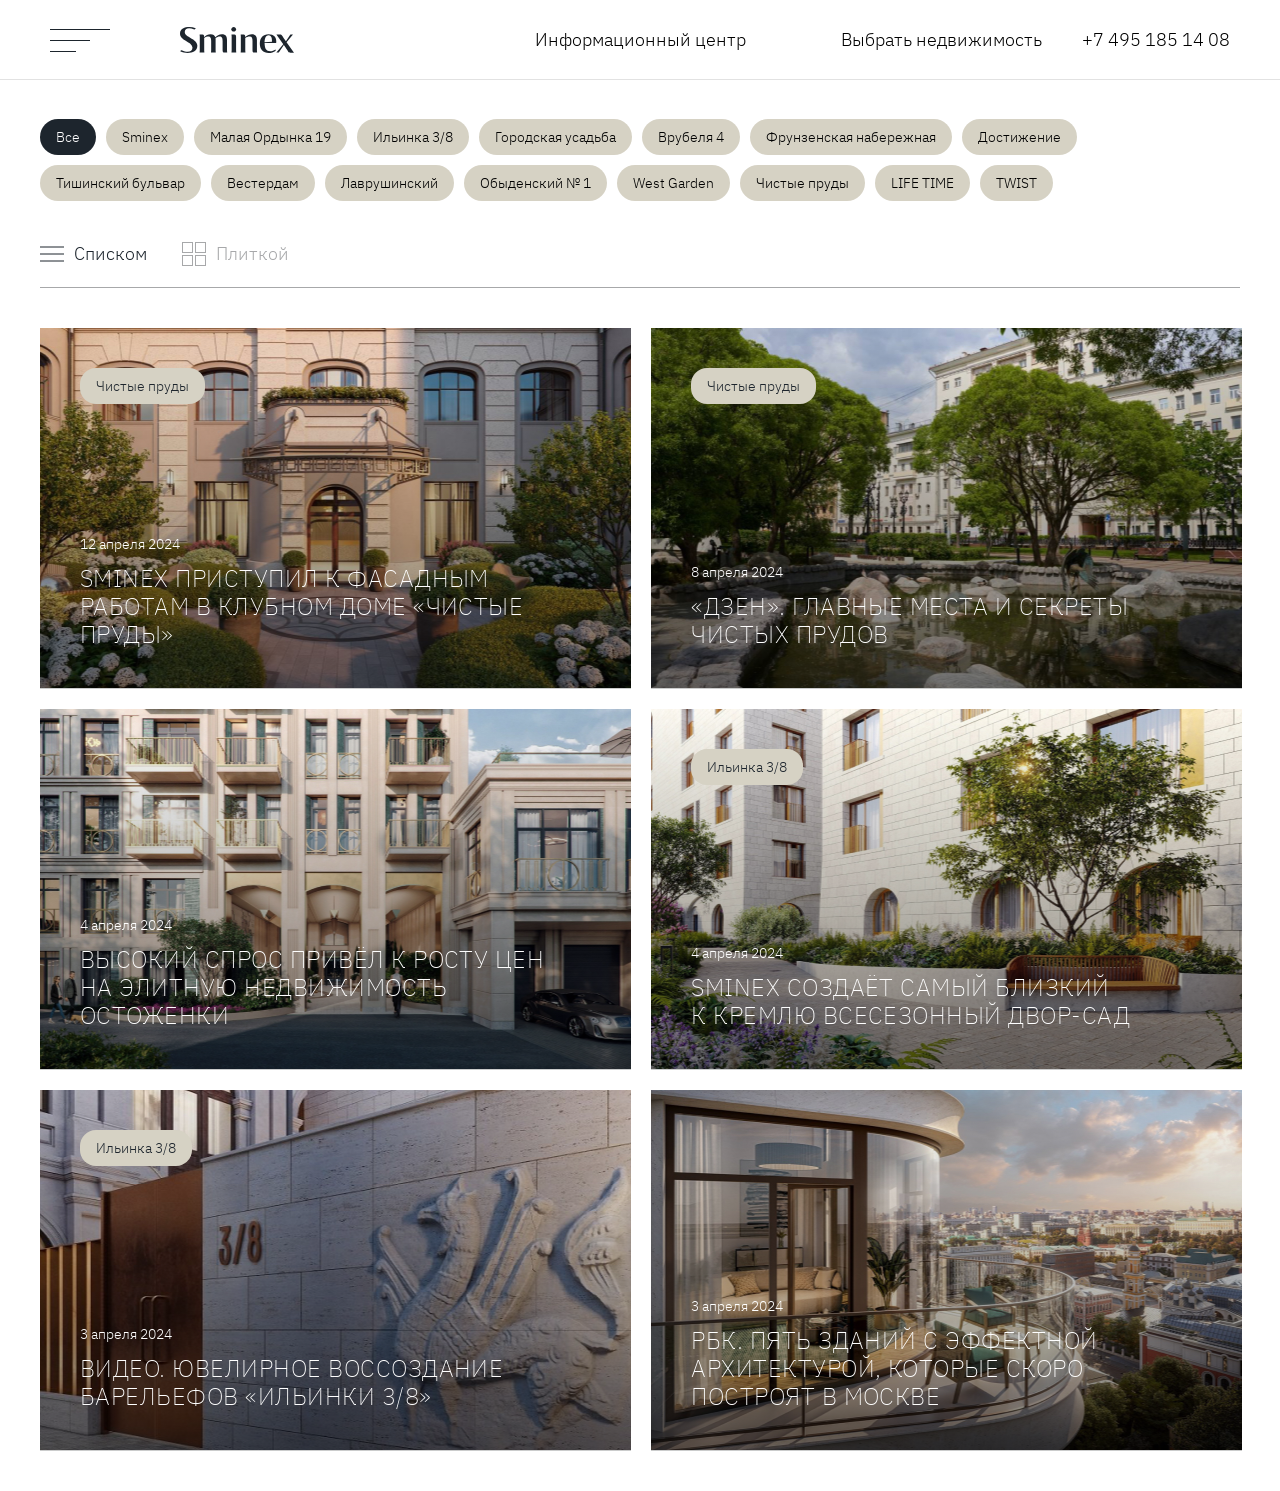
<file: index.html>
<!DOCTYPE html>
<html lang="ru">

<head>
  <meta charset="UTF-8">
  <meta name="viewport" content="width=device-width, initial-scale=1.0">
  <meta http-equiv="X-UA-Compatible" content="ie=edge">
  <link rel="stylesheet" href="css/style.css">
  <title>Информационный центр - Sminex - ИНТЕКО</title>
</head>

<body>
  <!-- header--open -->
  <header class="header">
    <div class="container">
      <div class="header__content">
        <div class="header__left-col">
          <button class="header__menu" type="button" aria-label="Переключатель меню">
            <svg class="header__menu-icon" width="60" height="23" aria-hidden="true">
              <use xlink:href="images/sprite.svg#icon-menu"></use>
            </svg>
            <svg class="header__menu-icon header__menu-icon--close" width="60" height="23" aria-hidden="true">
              <use xlink:href="images/sprite.svg#icon-close"></use>
            </svg>
          </button>
          <a class="header__logo-link" href="#" aria-label="Переход на главную страницу">
            <svg class="header__logo" width="114" height="26" aria-hidden="true">
              <use xlink:href="images/sprite.svg#icon-header-logo"></use>
            </svg>
          </a>
        </div>
        <span class="header__page">Информационный центр</span>
        <div class="header__right-col">
          <a class="header__link" href="#">Выбрать недвижимость</a>
          <a class="header__phone" href="tel:+74951851408" aria-label="Позвонить в компанию">
            <span class="header__phone-text">+7 495 185 14 08</span>
            <svg class="header__phone-icon" width="24" height="24" aria-hidden="true">
              <use xlink:href="images/sprite.svg#icon-phone"></use>
            </svg>
          </a>
        </div>
      </div>
    </div>
  </header>
  <main>
    <h1 class="visually-hidden">Информационный центр</h1>
    <!-- nav--burger -->
    <section class="nav">
      <h2 class="visually-hidden">Категории статей</h2>
      <div class="container">
        <div class="nav__wrapper">
          <ul class="nav__list">
            <li class="nav__item nav__item--summary">
              <button class="nav__link" type="button">Все проекты</button>
            </li>
            <li class="nav__item is-active">
              <button class="nav__link" type="button">Все</button>
            </li>
            <li class="nav__item">
              <button class="nav__link" type="button">Sminex</button>
            </li>
            <li class="nav__item">
              <button class="nav__link" type="button">Малая Ордынка 19</button>
            </li>
            <li class="nav__item">
              <button class="nav__link" type="button">Ильинка 3/8</button>
            </li>
            <li class="nav__item">
              <button class="nav__link" type="button">Городская усадьба</button>
            </li>
            <li class="nav__item">
              <button class="nav__link" type="button">Врубеля 4</button>
            </li>
            <li class="nav__item">
              <button class="nav__link" type="button">Фрунзенская набережная</button>
            </li>
            <li class="nav__item">
              <button class="nav__link" type="button">Достижение</button>
            </li>
            <li class="nav__item">
              <button class="nav__link" type="button">Тишинский бульвар</button>
            </li>
            <li class="nav__item">
              <button class="nav__link" type="button">Вестердам</button>
            </li>
            <li class="nav__item">
              <button class="nav__link" type="button">Лаврушинский</button>
            </li>
            <li class="nav__item">
              <button class="nav__link" type="button">Обыденский № 1</button>
            </li>
            <li class="nav__item">
              <button class="nav__link" type="button">West Garden</button>
            </li>
            <li class="nav__item">
              <button class="nav__link" type="button">Чистые пруды</button>
            </li>
            <li class="nav__item">
              <button class="nav__link" type="button">LIFE TIME</button>
            </li>
            <li class="nav__item">
              <button class="nav__link" type="button">TWIST</button>
            </li>
          </ul>
          <div class="nav__switches">
            <button class="nav__switch is-active" type="button">
              <svg class="nav__svg" width="24" height="14" aria-hidden="true">
                <use xlink:href="images/sprite.svg#icon-list"></use>
              </svg>
              <span class="nav__switch-text">Списком</span>
            </button>
            <button class="nav__switch" type="button">
              <svg class="nav__svg" width="24" height="24" aria-hidden="true">
                <use xlink:href="images/sprite.svg#icon-grid"></use>
              </svg>
              <span class="nav__switch-text">Плиткой</span>
            </button>
          </div>
        </div>
      </div>
    </section>
    <!-- news--burger -->
    <section class="news">
      <h2 class="visually-hidden">Список новостей</h2>
      <div class="container">
        <!-- news__wrapper--grid -->
        <div class="news__wrapper news__wrapper--grid">
          <ul class="news__list">
            <li class="news__item">
              <div class="card card--1">
                <picture class="card__picture">
                  <source media="(max-width: 767px)"
                    srcset="images/news/img-1-grid-mobile.jpg 1x, images/news/img-1-grid-mobile@2x.jpg 2x" width="335"
                    height="180">
                  <source media="(max-width: 1023px)"
                    srcset="images/news/img-1-grid-tablet.jpg 1x, images/news/img-1-grid-tablet@2x.jpg 2x" width="334"
                    height="200">
                  <source srcset="images/news/img-1-grid.jpg 1x, images/news/img-1-grid@2x.jpg 2x" width="340"
                    height="220">
                  <img class="card__image" src="images/news/img-1-grid.jpg" alt="Фотография новости">
                </picture>
                <div class="card__main-info">
                  <h2 class="card__subtitle">Sminex приступил к&nbsp;фасадным работам в&nbsp;клубном доме &laquo;Чистые
                    Пруды&raquo;</h2>
                  <div class="card__sub-info">
                    <p class="card__date">12 апреля 2024</p>
                    <a href="#" class="card__link">Чистые пруды</a>
                  </div>
                </div>
                <p class="card__text">Девелопер реставрирует кирпичную кладку наружных стен здания, построенного
                  в&nbsp;1915 году по&nbsp;проекту архитектора Отто фон Дессина. Завершить фасадные работы планируется
                  в&nbsp;декабре этого года. Клубный дом &laquo;Чистые Пруды&raquo; расположен в&nbsp;глубине тихого
                  Потаповского переулка, в&nbsp;50&nbsp;метрах от&nbsp;знаменитого одноимённого пруда. Sminex проводит
                  бережную реконструкцию здания, чтобы сохранить его изысканную ...</p>
              </div>
            </li>
            <li class="news__item">
              <div class="card card--2">
                <picture class="card__picture">
                  <source media="(max-width: 767px)"
                    srcset="images/news/img-2-grid-mobile.jpg 1x, images/news/img-2-grid-mobile@2x.jpg 2x" width="335"
                    height="180">
                  <source media="(max-width: 1023px)"
                    srcset="images/news/img-2-grid-tablet.jpg 1x, images/news/img-2-grid-tablet@2x.jpg 2x" width="334"
                    height="200">
                  <source srcset="images/news/img-2-grid.jpg 1x, images/news/img-2-grid@2x.jpg 2x" width="340"
                    height="220">
                  <img class="card__image" src="images/news/img-2-grid.jpg" alt="Фотография новости">
                </picture>
                <div class="card__main-info">
                  <h2 class="card__subtitle">&laquo;Дзен&raquo;. Главные места и&nbsp;секреты Чистых прудов</h2>
                  <div class="card__sub-info">
                    <p class="card__date">8 апреля 2024</p>
                    <a href="#" class="card__link">Чистые пруды</a>
                  </div>
                </div>
                <p class="card__text">Чистые пруды хранят дух исконной Москвы и&nbsp;при этом обладают всеми
                  преимуществами мегаполиса. Здесь есть свои тайны, знаковые места и&nbsp;современные пентхаусы.<br>
                  &bull; Как Чистые пруды стали чистыми и&nbsp;при чём тут британцы?<br>&bull; Что Булгаков переместил
                  с&nbsp;Чистых прудов на&nbsp;Патриаршие в&nbsp;романе &laquo;Мастер и&nbsp;Маргарита&raquo;?<br>&bull;
                  Как доходный дом начала&nbsp;ХХ века получил новое содержание и&nbsp;стал клубным? ...</p>
              </div>
            </li>
            <li class="news__item">
              <div class="card card--3">
                <picture class="card__picture">
                  <source media="(max-width: 767px)"
                    srcset="images/news/img-3-grid-mobile.jpg 1x, images/news/img-3-grid-mobile@2x.jpg 2x" width="335"
                    height="180">
                  <source media="(max-width: 1023px)"
                    srcset="images/news/img-3-grid-tablet.jpg 1x, images/news/img-3-grid-tablet@2x.jpg 2x" width="334"
                    height="200">
                  <source srcset="images/news/img-3-grid.jpg 1x, images/news/img-3-grid@2x.jpg 2x" width="340"
                    height="220">
                  <img class="card__image" src="images/news/img-3-grid.jpg" alt="Фотография новости">
                </picture>
                <div class="card__main-info">
                  <h2 class="card__subtitle">Высокий спрос привёл к&nbsp;росту цен на&nbsp;элитную недвижимость
                    Остоженки</h2>
                  <div class="card__sub-info">
                    <p class="card__date">4 апреля 2024</p>
                    <a href="#" class="card__link card__link--hidden">hidden</a>
                  </div>
                </div>
                <p class="card__text">В&nbsp;2023 году объем предложения элитных квартир в&nbsp;районе Остоженки
                  составил 29,9&nbsp;тыс.&nbsp;кв.&nbsp;м, а&nbsp;к&nbsp;концу&nbsp;I квартала 2024-го
                  он&nbsp;уменьшился до&nbsp;26,8&nbsp;кв.&nbsp;м. Сейчас здесь продаются четыре строящихся дома.
                  На&nbsp;фоне уменьшения предложения средняя стоимость&nbsp;кв.&nbsp;м&nbsp;в&nbsp;них
                  за&nbsp;прошедший год увеличилась на&nbsp;23%&nbsp;&mdash; с&nbsp;2,5 до&nbsp;3,1 млн рублей. Самые
                  дорогие лоты&nbsp;&mdash; пентхаусы&nbsp;&mdash; выросли в&nbsp;цене на&nbsp;16%, с&nbsp;4,3
                  до&nbsp;5&nbsp;млн рублей ...</p>
              </div>
            </li>
            <li class="news__item">
              <div class="card card--4">
                <picture class="card__picture">
                  <source media="(max-width: 767px)"
                    srcset="images/news/img-4-grid-mobile.jpg 1x, images/news/img-4-grid-mobile@2x.jpg 2x" width="335"
                    height="180">
                  <source media="(max-width: 1023px)"
                    srcset="images/news/img-4-grid-tablet.jpg 1x, images/news/img-4-grid-tablet@2x.jpg 2x" width="334"
                    height="200">
                  <source srcset="images/news/img-4-grid.jpg 1x, images/news/img-4-grid@2x.jpg 2x" width="340"
                    height="220">
                  <img class="card__image" src="images/news/img-4-grid.jpg" alt="Фотография новости">
                </picture>
                <div class="card__main-info">
                  <h2 class="card__subtitle">Sminex создаёт самый близкий к&nbsp;Кремлю всесезонный двор-сад</h2>
                  <div class="card__sub-info">
                    <p class="card__date">4 апреля 2024</p>
                    <a href="#" class="card__link">Ильинка 3/8</a>
                  </div>
                </div>
                <p class="card__text">В&nbsp;коллекции клубных особняков &laquo;Ильинка 3/8&raquo; благоустройство
                  занимает 1700&nbsp;кв.&nbsp;м. Девелопер представил концепцию двора-сада, в&nbsp;которой гармонично
                  соединяет исторические детали XIX века и&nbsp;современные технологии комфорта. В&nbsp;приватном
                  пространстве жители наслаждаются цветущим круглый год садом&nbsp;&mdash; всего в&nbsp;ботанической
                  коллекции больше 6600&nbsp;растений. Территория клубных особняков в&nbsp;160 метрах от&nbsp;Красной
                  площади начинается ...</p>
              </div>
            </li>
            <li class="news__item">
              <div class="card card--5">
                <picture class="card__picture">
                  <source media="(max-width: 767px)"
                    srcset="images/news/img-5-grid-mobile.jpg 1x, images/news/img-5-grid-mobile@2x.jpg 2x" width="335"
                    height="180">
                  <source media="(max-width: 1023px)"
                    srcset="images/news/img-5-grid-tablet.jpg 1x, images/news/img-5-grid-tablet@2x.jpg 2x" width="334"
                    height="200">
                  <source srcset="images/news/img-5-grid.jpg 1x, images/news/img-5-grid@2x.jpg 2x" width="340"
                    height="220">
                  <img class="card__image" src="images/news/img-5-grid.jpg" alt="Фотография новости">
                </picture>
                <div class="card__main-info">
                  <h2 class="card__subtitle">Видео. Ювелирное воссоздание барельефов &laquo;Ильинки 3/8&raquo;</h2>
                  <div class="card__sub-info">
                    <p class="card__date">3 апреля 2024</p>
                    <a href="#" class="card__link">Ильинка 3/8</a>
                  </div>
                </div>
                <p class="card__text">Грифон, пардус, лев и&nbsp;птица Сирин&nbsp;&mdash; существа из&nbsp;славянской
                  мифологии. Они символизируют величие, изящество, благородство и&nbsp;радость.Барельефы с&nbsp;этими
                  волшебными созданиями охраняют покой и&nbsp;благополучие жителей &laquo;Ильинки 3/8&raquo;, создавая
                  неповторимый облик клубных особняков в&nbsp;160 метрах от&nbsp;Красной площади. Об&nbsp;идее
                  создания артефактов и&nbsp;её&nbsp;воплощении в&nbsp;камне руками иранских мастеров смотрите
                  в&nbsp;новом видео ...</p>
              </div>
            </li>
            <li class="news__item">
              <div class="card card--6">
                <picture class="card__picture">
                  <source media="(max-width: 767px)"
                    srcset="images/news/img-6-grid-mobile.jpg 1x, images/news/img-6-grid-mobile@2x.jpg 2x" width="335"
                    height="180">
                  <source media="(max-width: 1023px)"
                    srcset="images/news/img-6-grid-tablet.jpg 1x, images/news/img-6-grid-tablet@2x.jpg 2x" width="334"
                    height="200">
                  <source srcset="images/news/img-6-grid.jpg 1x, images/news/img-6-grid@2x.jpg 2x" width="340"
                    height="220">
                  <img class="card__image" src="images/news/img-6-grid.jpg" alt="Фотография новости">
                </picture>
                <div class="card__main-info">
                  <h2 class="card__subtitle">РБК. Пять зданий с&nbsp;эффектной архитектурой, которые скоро построят
                    в&nbsp;Москве</h2>
                  <div class="card__sub-info">
                    <p class="card__date">3 апреля 2024</p>
                    <a href="#" class="card__link card__link--hidden">hidden</a>
                  </div>
                </div>
                <p class="card__text">Редакция &laquo;РБК-Недвижимости&raquo; заглянула в&nbsp;будущее и&nbsp;выбрала
                  пять новых архитектурных символов, которые скоро появятся в&nbsp;Москве.<br>
                  &bull; Технопарк со&nbsp;светопрозрачным фасадом в&nbsp;неофутуристичном стиле<br>
                  &bull; Бионические фасады с&nbsp;окнами, из&nbsp;которых открываются панорамы Кремля<br>
                  &bull; Музей в&nbsp;стиле необрутализма на&nbsp;территории монастыря<br>
                  &bull; Школа будущего как из&nbsp;произведений ...</p>
              </div>
            </li>
          </ul>
        </div>
      </div>
    </section>
    <!-- burger--closed -->
    <section class="burger burger--closed">
      <h2 class="visually-hidden">Информационное меню</h2>
      <div class="container">
        <div class="burger__wrapper">
          <ul class="burger__list">
            <li class="burger__item">
              <a class="burger__link burger__link--uppercase" href="#">Fine development</a>
            </li>
            <li class="burger__item">
              <a class="burger__link burger__link--uppercase" href="#">От проекта к реальности</a>
            </li>
            <li class="burger__item">
              <a class="burger__link burger__link--uppercase" href="#">Портфолио</a>
            </li>
            <li class="burger__item">
              <a class="burger__link burger__link--uppercase" href="#">Служба комфорта</a>
            </li>
          </ul>
          <div class="burger__list">
            <span class="burger__subtitle">Скоро в продаже</span>
            <div class="burger__item">
              <a class="burger__link" href="#">Фрунзенская набережная</a>
            </div>
          </div>
          <ul class="burger__list">
            <li class="burger__item">
              <a class="burger__link" href="#">Работодатель № 1</a>
            </li>
            <li class="burger__item">
              <a class="burger__link" href="#">Информационный центр</a>
            </li>
            <li class="burger__item">
              <a class="burger__link" href="#">Кабинет брокера</a>
            </li>
            <li class="burger__item">
              <a class="burger__link" href="#">Тендеры и сотрудничество</a>
            </li>
            <li class="burger__item">
              <a class="burger__link" href="#">Контакты</a>
            </li>
          </ul>
        </div>
        <a class="burger__button" href="#">
          <span class="burger__button-text">выбрать недвижимость</span>
          <svg class="burger__button-icon" width="40" height="40" aria-hidden="true">
            <use xlink:href="images/sprite.svg#icon-next"></use>
          </svg>
        </a>
        <div class="burger__socials">
          <ul class="burger__socials-list">
            <li class="burger__socials-item">
              <a href="#" class="burger__socials-link">
                <svg class="burger__socials-icon" width="20" height="20" aria-hidden="true">
                  <use xlink:href="images/sprite.svg#icon-whatsapp"></use>
                </svg>
              </a>
            </li>
            <li class="burger__socials-item">
              <a href="#" class="burger__socials-link">
                <svg class="burger__socials-icon" width="20" height="20" aria-hidden="true">
                  <use xlink:href="images/sprite.svg#icon-tg"></use>
                </svg>
              </a>
            </li>
            <li class="burger__socials-item">
              <a href="#" class="burger__socials-link">
                <svg class="burger__socials-icon" width="20" height="20" aria-hidden="true">
                  <use xlink:href="images/sprite.svg#icon-vk"></use>
                </svg>
              </a>
            </li>
            <li class="burger__socials-item">
              <a href="#" class="burger__socials-link">
                <svg class="burger__socials-icon" width="20" height="20" aria-hidden="true">
                  <use xlink:href="images/sprite.svg#icon-youtube"></use>
                </svg>
              </a>
            </li>
            <li class="burger__socials-item">
              <a href="#" class="burger__socials-link">
                <svg class="burger__socials-icon" width="20" height="20" aria-hidden="true">
                  <use xlink:href="images/sprite.svg#icon-dzen"></use>
                </svg>
              </a>
            </li>
            <li class="burger__socials-item">
              <a href="#" class="burger__socials-link">
                <svg class="burger__socials-icon" width="20" height="20" aria-hidden="true">
                  <use xlink:href="images/sprite.svg#icon-hh"></use>
                </svg>
              </a>
            </li>
          </ul>
        </div>
      </div>
    </section>
  </main>
</body>

</html>
</file>
<file: css/style.css>
/* Global */
/* ------------------------------------ */
/*! normalize.css v8.0.1 | MIT License | github.com/necolas/normalize.css */
/* Document
  ========================================================================== */
/**
 * 1. Correct the line height in all browsers.
 * 2. Prevent adjustments of font size after orientation changes in iOS.
 */
html {
  line-height: 1.15; /* 1 */
  -webkit-text-size-adjust: 100%; /* 2 */
}

/* Sections
  ========================================================================== */
/**
* Remove the margin in all browsers.
*/
body {
  margin: 0;
}

/**
* Render the `main` element consistently in IE.
*/
main {
  display: block;
}

/**
* Correct the font size and margin on `h1` elements within `section` and
* `article` contexts in Chrome, Firefox, and Safari.
*/
h1 {
  margin: 0.67em 0;
  font-size: 2em;
}

/* Grouping content
  ========================================================================== */
/**
* 1. Add the correct box sizing in Firefox.
* 2. Show the overflow in Edge and IE.
*/
hr {
  box-sizing: content-box; /* 1 */
  height: 0; /* 1 */
  overflow: visible; /* 2 */
}

/**
* 1. Correct the inheritance and scaling of font size in all browsers.
* 2. Correct the odd `em` font sizing in all browsers.
*/
pre {
  font-size: 1em; /* 2 */
  font-family: monospace, monospace; /* 1 */
}

/* Text-level semantics
  ========================================================================== */
/**
* Remove the gray background on active links in IE 10.
*/
a {
  background-color: transparent;
}

/**
* 1. Remove the bottom border in Chrome 57-
* 2. Add the correct text decoration in Chrome, Edge, IE, Opera, and Safari.
*/
abbr[title] {
  text-decoration: underline; /* 2 */
  -webkit-text-decoration: underline dotted;
          text-decoration: underline dotted; /* 2 */
  border-bottom: none; /* 1 */
}

/**
* Add the correct font weight in Chrome, Edge, and Safari.
*/
b,
strong {
  font-weight: bolder;
}

/**
* 1. Correct the inheritance and scaling of font size in all browsers.
* 2. Correct the odd `em` font sizing in all browsers.
*/
code,
kbd,
samp {
  font-size: 1em; /* 2 */
  font-family: monospace, monospace; /* 1 */
}

/**
* Add the correct font size in all browsers.
*/
small {
  font-size: 80%;
}

/**
* Prevent `sub` and `sup` elements from affecting the line height in
* all browsers.
*/
sub,
sup {
  position: relative;
  font-size: 75%;
  line-height: 0;
  vertical-align: baseline;
}

sub {
  bottom: -0.25em;
}

sup {
  top: -0.5em;
}

/* Embedded content
  ========================================================================== */
/**
* Remove the border on images inside links in IE 10.
*/
img {
  border-style: none;
}

/* Forms
  ========================================================================== */
/**
* 1. Change the font styles in all browsers.
* 2. Remove the margin in Firefox and Safari.
*/
button,
input,
optgroup,
select,
textarea {
  margin: 0; /* 2 */
  font-size: 100%; /* 1 */
  line-height: 1.15; /* 1 */
  font-family: inherit; /* 1 */
}

/**
* Show the overflow in IE.
* 1. Show the overflow in Edge.
*/
button,
input {
  /* 1 */
  overflow: visible;
}

/**
* Remove the inheritance of text transform in Edge, Firefox, and IE.
* 1. Remove the inheritance of text transform in Firefox.
*/
button,
select {
  /* 1 */
  text-transform: none;
}

/**
* Correct the inability to style clickable types in iOS and Safari.
*/
button,
[type=button],
[type=reset],
[type=submit] {
  -webkit-appearance: button;
}

/**
* Remove the inner border and padding in Firefox.
*/
button::-moz-focus-inner,
[type=button]::-moz-focus-inner,
[type=reset]::-moz-focus-inner,
[type=submit]::-moz-focus-inner {
  padding: 0;
  border-style: none;
}

/**
* Restore the focus styles unset by the previous rule.
*/
button:-moz-focusring,
[type=button]:-moz-focusring,
[type=reset]:-moz-focusring,
[type=submit]:-moz-focusring {
  outline: 1px dotted ButtonText;
}

/**
* Correct the padding in Firefox.
*/
fieldset {
  padding: 0.35em 0.75em 0.625em;
}

/**
* 1. Correct the text wrapping in Edge and IE.
* 2. Correct the color inheritance from `fieldset` elements in IE.
* 3. Remove the padding so developers are not caught out when they zero out
*    `fieldset` elements in all browsers.
*/
legend {
  display: table; /* 1 */
  box-sizing: border-box; /* 1 */
  max-width: 100%; /* 1 */
  padding: 0; /* 3 */
  color: inherit; /* 2 */
  white-space: normal; /* 1 */
}

/**
* Add the correct vertical alignment in Chrome, Firefox, and Opera.
*/
progress {
  vertical-align: baseline;
}

/**
* Remove the default vertical scrollbar in IE 10+.
*/
textarea {
  overflow: auto;
}

/**
* 1. Add the correct box sizing in IE 10.
* 2. Remove the padding in IE 10.
*/
[type=checkbox],
[type=radio] {
  box-sizing: border-box; /* 1 */
  padding: 0; /* 2 */
}

/**
* Correct the cursor style of increment and decrement buttons in Chrome.
*/
[type=number]::-webkit-inner-spin-button,
[type=number]::-webkit-outer-spin-button {
  height: auto;
}

/**
* 1. Correct the odd appearance in Chrome and Safari.
* 2. Correct the outline style in Safari.
*/
[type=search] {
  outline-offset: -2px; /* 2 */
  -webkit-appearance: textfield; /* 1 */
}

/**
* Remove the inner padding in Chrome and Safari on macOS.
*/
[type=search]::-webkit-search-decoration {
  -webkit-appearance: none;
}

/**
* 1. Correct the inability to style clickable types in iOS and Safari.
* 2. Change font properties to `inherit` in Safari.
*/
::-webkit-file-upload-button {
  font: inherit; /* 2 */
  -webkit-appearance: button; /* 1 */
}

/* Interactive
  ========================================================================== */
/*
* Add the correct display in Edge, IE 10+, and Firefox.
*/
details {
  display: block;
}

/*
* Add the correct display in all browsers.
*/
summary {
  display: list-item;
}

/* Misc
  ========================================================================== */
/**
* Add the correct display in IE 10+.
*/
template {
  display: none;
}

/**
* Add the correct display in IE 10.
*/
[hidden] {
  display: none;
}

@font-face {
  font-family: "IBM Plex Sans";
  src: url("../fonts/IBMPlexSans-ExtraLight.woff2") format("woff2"), url("../fonts/IBMPlexSans-ExtraLight.woff") format("woff");
  font-weight: 200;
  font-style: normal;
  font-display: swap;
}
@font-face {
  font-family: "IBM Plex Sans";
  src: url("../fonts/IBMPlexSans-Light.woff2") format("woff2"), url("../fonts/IBMPlexSans-Light.woff") format("woff");
  font-weight: 300;
  font-style: normal;
  font-display: swap;
}
*,
*::after,
*::before {
  box-sizing: border-box;
}

body {
  background-color: #ffffff;
  color: #000000;
  font-weight: 300;
  display: flex;
  flex-direction: column;
  font-family: "IBM Plex Sans", "Arial", sans-serif;
  margin: 0;
  min-height: 100vh;
  padding: 0;
}

main {
  flex-grow: 1;
  padding: 80px 0 0;
}
@media (max-width: 1023px) {
  main {
    padding: 58px 0 0;
  }
}

img {
  display: block;
  height: auto;
  max-width: 100%;
  -o-object-fit: cover;
     object-fit: cover;
}

a {
  color: #000000;
  text-decoration: none;
}

.container {
  max-width: 1728px;
  margin: 0 auto;
  padding: 0 180px;
}
@media (max-width: 1600px) {
  .container {
    padding: 0 120px;
  }
}
@media (max-width: 1500px) {
  .container {
    padding: 0 70px;
  }
}
@media (max-width: 1400px) {
  .container {
    padding: 0 40px;
  }
}
@media (max-width: 1120px) {
  .container {
    padding: 0 30px;
  }
}
@media (max-width: 1023px) {
  .container {
    padding: 0 50px;
  }
}
@media (max-width: 767px) {
  .container {
    padding: 0 20px;
  }
}

.visually-hidden {
  position: absolute;
  width: 1px;
  height: 1px;
  margin: -1px;
  padding: 0;
  overflow: hidden;
  white-space: nowrap;
  border: 0;
  clip: rect(0 0 0 0);
  clip-path: inset(100%);
}

/* Blocks */
/* ------------------------------------ */
.header {
  padding: 20px 0 19px;
  border-bottom: 1px solid #e2e2e2;
  position: fixed;
  width: 100%;
  left: 0;
  top: 0;
  background-color: #ffffff;
  z-index: 10;
}
@media (max-width: 1023px) {
  .header {
    padding: 17px 0 16px;
  }
}
.header .container {
  max-width: 1728px;
  padding: 0 50px;
}
@media (max-width: 1023px) {
  .header .container {
    padding: 0 20px;
  }
}
.header__menu-icon {
  width: 40px;
  height: 40px;
}
.header__menu-icon--close {
  display: none;
}
.header__menu-icon--close:hover, .header__menu-icon--close:focus-visible {
  opacity: 0.7;
}
.header--open {
  background-color: #1d252d;
  border-bottom: 1px solid #444D56;
}
.header--open .header__menu-icon {
  display: none;
}
.header--open .header__menu-icon--close {
  width: 40px;
  height: 40px;
  display: unset;
}
@media (max-width: 1023px) {
  .header--open .header__menu-icon--close {
    width: 32px;
    height: 32px;
  }
}
.header--open .header__link:hover {
  text-decoration: none;
  color: #d6d2c4;
}
.header--open * {
  color: #ffffff;
}
.header__content {
  position: relative;
  display: grid;
  align-items: center;
  grid-template-columns: 1fr auto 1fr;
  gap: 20px;
}
@media (max-width: 1023px) {
  .header__content {
    grid-template-columns: 1fr 1fr;
  }
}
.header__left-col {
  display: flex;
  align-items: center;
}
.header__menu {
  display: flex;
  width: 60px;
  height: 40px;
  background-color: transparent;
  padding: 0;
  border: none;
  color: #1d252d;
  align-items: center;
  justify-content: center;
  margin: 0 70px 0 0;
}
@media (max-width: 1023px) {
  .header__menu {
    width: 47px;
    height: 20px;
  }
}
@media (max-width: 767px) {
  .header__menu {
    margin: 0 70px 0 0;
  }
}
.header__menu-icon {
  height: 23px;
  width: 60px;
}
@media (max-width: 1023px) {
  .header__menu-icon {
    height: 18px;
    width: 47px;
  }
}
.header__logo-link {
  height: 26px;
  width: 114px;
  display: flex;
  color: #1d252d;
}
.header__logo-link:hover, .header__logo-link:focus-visible {
  opacity: 0.7;
}
@media (max-width: 1023px) {
  .header__logo-link {
    height: 24px;
    width: 105px;
  }
}
@media (max-width: 767px) {
  .header__logo-link {
    height: 20px;
    width: 88px;
  }
  .header__logo-link svg {
    height: 20px;
    width: 88px;
  }
}
.header__page {
  font-size: 18px;
  line-height: 26px;
  display: block;
}
@media (max-width: 1199px) {
  .header__page {
    font-size: 16px;
    line-height: 20px;
  }
}
@media (max-width: 1023px) {
  .header__page {
    display: none;
  }
}
.header__right-col {
  display: flex;
  align-items: center;
  justify-content: flex-end;
  gap: 40px;
  font-size: 18px;
  line-height: 22px;
}
@media (max-width: 1199px) {
  .header__right-col {
    font-size: 16px;
    line-height: 20px;
  }
}
@media (max-width: 1023px) {
  .header__right-col {
    gap: 20px;
    font-size: 14px;
  }
}
@media (max-width: 767px) {
  .header__link {
    display: none;
  }
}
.header__link:hover, .header__link:focus-visible {
  text-decoration: underline;
}
.header__phone {
  display: flex;
  align-items: center;
  justify-content: center;
}
.header__phone:hover, .header__phone:focus-visible {
  opacity: 0.7;
}
@media (max-width: 1023px) {
  .header__phone-text {
    display: none;
  }
}
.header__phone-icon {
  height: 24px;
  width: 24px;
  display: none;
}
@media (max-width: 1023px) {
  .header__phone-icon {
    display: flex;
  }
}

.nav {
  margin: 39px 0 0;
}
@media (max-width: 1023px) {
  .nav {
    margin: 15px 0 0;
  }
}
.nav__wrapper {
  display: flex;
  flex-direction: column;
  gap: 40px;
  padding: 0px 0px 20px;
  border-bottom: 1px solid #a7a8aa;
}
@media (max-width: 1023px) {
  .nav__wrapper {
    flex-direction: row;
    justify-content: space-between;
    padding: 0px 0px 15px;
  }
}
.nav__list {
  list-style: none;
  display: flex;
  flex-wrap: wrap;
  gap: 10px;
  margin: 0;
  padding: 0;
}
.nav__item {
  background-color: #d6d2c4;
  border-radius: 18px;
  padding: 8px 16px;
}
.nav__item--summary {
  display: none;
}
@media (max-width: 1023px) {
  .nav__item {
    display: none;
    max-height: 32px;
  }
  .nav__item--summary {
    display: block;
  }
}
.nav__item:hover, .nav__item:focus {
  background-color: #c8c4b5;
}
.nav__item.is-active {
  background-color: #1d252d;
}
.nav__item.is-active .nav__link {
  color: #ffffff;
}
.nav__item.is-active:hover, .nav__item.is-active:focus {
  background-color: #1d252d;
}
.nav__link {
  border: none;
  background-color: transparent;
  width: -moz-fit-content;
  width: fit-content;
  text-align: center;
  font-family: "IBM Plex Sans", "Arial", sans-serif;
  font-weight: 300;
  font-size: 14px;
  line-height: 20px;
  padding: 0;
}
@media (max-width: 1023px) {
  .nav__link {
    font-size: 12px;
    line-height: 16px;
  }
}
.nav__switches {
  display: flex;
  align-items: center;
  gap: 35px;
}
@media (max-width: 1023px) {
  .nav__switches {
    gap: 20px;
  }
}
.nav__switch {
  border: none;
  background-color: transparent;
  height: 26px;
  display: flex;
  align-items: center;
  justify-content: start;
  color: #a7a8aa;
  gap: 10px;
  padding: 0;
  cursor: pointer;
}
.nav__switch.is-active {
  color: #1d252d;
}
.nav__switch:hover, .nav__switch:focus {
  text-decoration: underline;
}
.nav__svg {
  width: 24px;
  height: 24px;
}
@media (max-width: 1023px) {
  .nav__svg {
    width: 20px;
    height: 20px;
  }
}
.nav__switch-text {
  font-size: 18px;
  line-height: 26px;
}
@media (max-width: 1023px) {
  .nav__switch-text {
    display: none;
  }
}

.news {
  margin: 0px 0px 0px;
}
.news__wrapper {
  margin: 0;
}
.news__wrapper--grid .news__list {
  display: grid;
  grid-template-columns: repeat(2, 49.27%);
  -moz-column-gap: 20px;
       column-gap: 20px;
  row-gap: 20px;
  margin: 40px 0px 40px;
}
@media (max-width: 767px) {
  .news__wrapper--grid .news__list {
    display: flex;
    flex-direction: column;
    gap: 15px;
    margin: 30px 0px 30px;
  }
}
.news__wrapper--grid .news__item {
  list-style: none;
  padding: 0;
  max-height: unset;
}
.news__wrapper--grid .news__item:hover, .news__wrapper--grid .news__item:focus {
  background-color: transparent;
}
.news__wrapper--grid .news__item:hover .card::after, .news__wrapper--grid .news__item:focus .card::after {
  content: "";
  position: absolute;
  top: 0;
  left: 0;
  height: 100%;
  width: 100%;
  background: rgba(0, 0, 0, 0.5);
}
.news__list {
  margin: 0;
  padding: 0;
}
.news__item {
  list-style: none;
  padding: 60px 28px;
  max-height: 380px;
  border-bottom: 1px solid #cbcccc;
}
.news__item:hover, .news__item:focus {
  background-color: #f2f3ee;
}
@media (max-width: 1600px) {
  .news__item {
    padding: 40px 20px;
    max-height: 400px;
  }
}
@media (max-width: 1400px) {
  .news__item {
    padding: 30px 20px;
    max-height: 400px;
  }
}
@media (max-width: 1023px) {
  .news__item {
    width: 100%;
    display: flex;
    max-height: unset;
  }
}
@media (max-width: 767px) {
  .news__item {
    max-height: unset;
    padding: 30px 0;
  }
}

.card {
  display: grid;
  grid-template-columns: repeat(3, 1fr);
  -moz-column-gap: 20px;
       column-gap: 20px;
  min-height: 380px;
}
@media (max-width: 1300px) {
  .card {
    grid-template-columns: 2fr 2fr 3fr;
  }
}
@media (max-width: 1023px) {
  .card {
    display: flex;
    flex-direction: column;
  }
}
.card__picture {
  max-width: 340px;
  max-height: 220px;
  width: 100%;
  height: 57.9%;
}
@media (max-width: 1023px) {
  .card__picture {
    max-width: 100%;
    max-height: 220px;
    margin: 0px 0px 10px;
    padding: 0 70px;
  }
}
@media (max-width: 767px) {
  .card__picture {
    max-width: 100%;
    max-height: 180px;
    margin: 0px 0px 10px;
    padding: 0;
  }
}
.card__image {
  -o-object-fit: cover;
     object-fit: cover;
  height: 100%;
}
@media (max-width: 1023px) {
  .card__image {
    max-height: 220px;
    width: 100%;
  }
}
@media (max-width: 767px) {
  .card__image {
    width: 100%;
    max-height: 180px;
  }
}
.card__main-info, .card__text {
  max-width: 400px;
}
@media (max-width: 1023px) {
  .card__main-info, .card__text {
    max-width: 100%;
  }
}
@media (max-width: 1023px) {
  .card__main-info {
    display: flex;
    flex-direction: column-reverse;
    gap: 9px;
  }
}
@media (max-width: 1023px) {
  .card__sub-info {
    display: flex;
    justify-content: space-between;
    align-items: center;
  }
}
.card__subtitle {
  font-family: "IBM Plex Sans", "Arial", sans-serif;
  font-weight: 200;
  letter-spacing: 0.02em;
  font-size: 24px;
  line-height: 28px;
  text-transform: uppercase;
  color: #1d252d;
  margin: 0;
  padding: 0;
}
@media (max-width: 1023px) {
  .card__subtitle {
    font-size: 20px;
    line-height: 24px;
  }
}
.card__date {
  font-family: "IBM Plex Sans", "Arial", sans-serif;
  font-weight: 300;
  font-size: 14px;
  line-height: 20px;
  color: #a7a8aa;
  margin: 0;
  padding: 20px 0 25px;
}
@media (max-width: 1023px) {
  .card__date {
    font-size: 12px;
    line-height: 16px;
    padding: 0;
  }
}
.card__text {
  font-family: "IBM Plex Sans", "Arial", sans-serif;
  font-weight: 300;
  font-size: 18px;
  line-height: 26px;
  color: #1d252d;
  margin: 0;
  padding: 0 0 0 20px;
}
@media (max-width: 1023px) {
  .card__text {
    font-size: 12px;
    line-height: 16px;
    padding: 15px 0 0 0;
  }
}
.card__link {
  font-family: "IBM Plex Sans", "Arial", sans-serif;
  font-weight: 300;
  font-size: 14px;
  line-height: 20px;
  color: #1d252d;
  height: -moz-fit-content;
  height: fit-content;
  width: -moz-fit-content;
  width: fit-content;
  margin: 0;
  padding: 8px 16px;
  background-color: #d6d2c4;
  border-radius: 16px;
}
.card__link--hidden {
  display: none;
}
@media (max-width: 1023px) {
  .card__link {
    font-size: 12px;
    line-height: 16px;
  }
}
.card__link:hover, .card__link:focus {
  background-color: #c8c4b5;
}

.news__wrapper--grid .card {
  background-color: #2a4048;
  padding: 40px;
  max-width: 674px;
  min-height: 360px;
  display: flex;
}
@media (max-width: 1023px) {
  .news__wrapper--grid .card {
    padding: 20px;
    width: 100%;
    max-width: unset;
    min-height: 200px;
  }
}
.news__wrapper--grid .card__picture, .news__wrapper--grid .card__text {
  display: none;
}
.news__wrapper--grid .card__main-info {
  max-width: 100%;
  display: flex;
  flex-direction: column-reverse;
  z-index: 1;
}
@media (max-width: 1023px) {
  .news__wrapper--grid .card__main-info {
    height: 100%;
    justify-content: end;
  }
}
.news__wrapper--grid .card__subtitle {
  color: #ffffff;
}
@media (max-width: 1023px) {
  .news__wrapper--grid .card__subtitle {
    font-size: 16px;
    line-height: 20px;
  }
}
.news__wrapper--grid .card__sub-info {
  display: flex;
  flex-direction: column-reverse;
  height: 100%;
  justify-content: space-between;
}
@media (max-width: 1023px) {
  .news__wrapper--grid .card__sub-info {
    align-items: flex-start;
  }
}
.news__wrapper--grid .card__date {
  color: #ffffff;
  padding: 10px 0;
}
.news__wrapper--grid .card {
  position: relative;
}
.news__wrapper--grid .card::after {
  content: "";
  position: absolute;
  top: 0;
  left: 0;
  height: 100%;
  width: 100%;
  background: linear-gradient(180deg, rgba(0, 0, 0, 0) 0%, rgba(0, 0, 0, 0.5) 100%);
}
.news__wrapper--grid .card--1 {
  background: url("../../images/news/img-1-grid.jpg") no-repeat center;
  background-size: cover;
}
@media (min-resolution: 2dppx) {
  .news__wrapper--grid .card--1 {
    background-image: url("../../images/news/img-1-grid@2x.jpg");
  }
}
@media (max-width: 1023px) {
  .news__wrapper--grid .card--1 {
    background-image: url("../../images/news/img-1-grid-tablet.jpg");
  }
}
@media (max-width: 1023px) and (min-resolution: 2dppx) {
  .news__wrapper--grid .card--1 {
    background-image: url("../../images/news/img-1-grid-tablet@2x.jpg");
  }
}
@media (max-width: 767px) {
  .news__wrapper--grid .card--1 {
    background-image: url("../../images/news/img-1-grid-mobile.jpg");
  }
}
@media (max-width: 767px) and (min-resolution: 2dppx) {
  .news__wrapper--grid .card--1 {
    background-image: url("../../images/news/img-1-grid-mobile@2x.jpg");
  }
}
.news__wrapper--grid .card--2 {
  background: url("../../images/news/img-2-grid.jpg") no-repeat center;
  background-size: cover;
}
@media (min-resolution: 2dppx) {
  .news__wrapper--grid .card--2 {
    background-image: url("../../images/news/img-2-grid@2x.jpg");
  }
}
@media (max-width: 1023px) {
  .news__wrapper--grid .card--2 {
    background-image: url("../../images/news/img-2-grid-tablet.jpg");
  }
}
@media (max-width: 1023px) and (min-resolution: 2dppx) {
  .news__wrapper--grid .card--2 {
    background-image: url("../../images/news/img-2-grid-tablet@2x.jpg");
  }
}
@media (max-width: 767px) {
  .news__wrapper--grid .card--2 {
    background-image: url("../../images/news/img-2-grid-mobile.jpg");
  }
}
@media (max-width: 767px) and (min-resolution: 2dppx) {
  .news__wrapper--grid .card--2 {
    background-image: url("../../images/news/img-2-grid-mobile@2x.jpg");
  }
}
.news__wrapper--grid .card--3 {
  background: url("../../images/news/img-3-grid.jpg") no-repeat center;
  background-size: cover;
}
@media (min-resolution: 2dppx) {
  .news__wrapper--grid .card--3 {
    background-image: url("../../images/news/img-3-grid@2x.jpg");
  }
}
@media (max-width: 1023px) {
  .news__wrapper--grid .card--3 {
    background-image: url("../../images/news/img-3-grid-tablet.jpg");
  }
}
@media (max-width: 1023px) and (min-resolution: 2dppx) {
  .news__wrapper--grid .card--3 {
    background-image: url("../../images/news/img-3-grid-tablet@2x.jpg");
  }
}
@media (max-width: 767px) {
  .news__wrapper--grid .card--3 {
    background-image: url("../../images/news/img-3-grid-mobile.jpg");
  }
}
@media (max-width: 767px) and (min-resolution: 2dppx) {
  .news__wrapper--grid .card--3 {
    background-image: url("../../images/news/img-3-grid-mobile@2x.jpg");
  }
}
.news__wrapper--grid .card--4 {
  background: url("../../images/news/img-4-grid.jpg") no-repeat center;
  background-size: cover;
}
@media (min-resolution: 2dppx) {
  .news__wrapper--grid .card--4 {
    background-image: url("../../images/news/img-4-grid@2x.jpg");
  }
}
@media (max-width: 1023px) {
  .news__wrapper--grid .card--4 {
    background-image: url("../../images/news/img-4-grid-tablet.jpg");
  }
}
@media (max-width: 1023px) and (min-resolution: 2dppx) {
  .news__wrapper--grid .card--4 {
    background-image: url("../../images/news/img-4-grid-tablet@2x.jpg");
  }
}
@media (max-width: 767px) {
  .news__wrapper--grid .card--4 {
    background-image: url("../../images/news/img-4-grid-mobile.jpg");
  }
}
@media (max-width: 767px) and (min-resolution: 2dppx) {
  .news__wrapper--grid .card--4 {
    background-image: url("../../images/news/img-4-grid-mobile@2x.jpg");
  }
}
.news__wrapper--grid .card--5 {
  background: url("../../images/news/img-5-grid.jpg") no-repeat center;
  background-size: cover;
}
@media (min-resolution: 2dppx) {
  .news__wrapper--grid .card--5 {
    background-image: url("../../images/news/img-5-grid@2x.jpg");
  }
}
@media (max-width: 1023px) {
  .news__wrapper--grid .card--5 {
    background-image: url("../../images/news/img-5-grid-tablet.jpg");
  }
}
@media (max-width: 1023px) and (min-resolution: 2dppx) {
  .news__wrapper--grid .card--5 {
    background-image: url("../../images/news/img-5-grid-tablet@2x.jpg");
  }
}
@media (max-width: 767px) {
  .news__wrapper--grid .card--5 {
    background-image: url("../../images/news/img-5-grid-mobile.jpg");
  }
}
@media (max-width: 767px) and (min-resolution: 2dppx) {
  .news__wrapper--grid .card--5 {
    background-image: url("../../images/news/img-5-grid-mobile@2x.jpg");
  }
}
.news__wrapper--grid .card--6 {
  background: url("../../images/news/img-6-grid.jpg") no-repeat center;
  background-size: cover;
}
@media (min-resolution: 2dppx) {
  .news__wrapper--grid .card--6 {
    background-image: url("../../images/news/img-6-grid@2x.jpg");
  }
}
@media (max-width: 1023px) {
  .news__wrapper--grid .card--6 {
    background-image: url("../../images/news/img-6-grid-tablet.jpg");
  }
}
@media (max-width: 1023px) and (min-resolution: 2dppx) {
  .news__wrapper--grid .card--6 {
    background-image: url("../../images/news/img-6-grid-tablet@2x.jpg");
  }
}
@media (max-width: 767px) {
  .news__wrapper--grid .card--6 {
    background-image: url("../../images/news/img-6-grid-mobile.jpg");
  }
}
@media (max-width: 767px) and (min-resolution: 2dppx) {
  .news__wrapper--grid .card--6 {
    background-image: url("../../images/news/img-6-grid-mobile@2x.jpg");
  }
}

.nav--burger {
  display: none;
}

.news--burger {
  display: none;
}

.burger {
  background-color: #1d252d;
  position: fixed;
  top: 80px;
  right: 0;
  height: calc(100vh - 80px);
  width: 100%;
}
@media (max-width: 1023px) {
  .burger {
    top: 57px;
    height: calc(100vh - 57px);
  }
}
.burger .container {
  margin: 0 auto;
  max-width: 1023px;
}
@media (max-width: 1023px) {
  .burger .container {
    margin: 10px auto;
    max-width: 620px;
  }
}
@media (max-width: 767px) {
  .burger .container {
    margin: 0 20px;
    max-width: 280px;
  }
}
.burger--closed {
  display: none;
}
.burger * {
  color: rgba(255, 255, 255, 0.5);
  list-style: none;
  margin: 0;
  padding: 0;
}
.burger *:hover {
  color: #ffffff;
}
.burger__wrapper {
  -moz-columns: 3;
       columns: 3;
  margin: 180px 0px 0px;
  -moz-column-gap: 90px;
       column-gap: 90px;
}
@media (max-width: 1023px) {
  .burger__wrapper {
    -moz-columns: 2;
         columns: 2;
    margin: 80px 0px 0px;
    -moz-column-gap: 60px;
         column-gap: 60px;
  }
}
@media (max-width: 767px) {
  .burger__wrapper {
    -moz-columns: 1;
         columns: 1;
    margin: 40px 0px 0px;
  }
}
.burger__list {
  width: 350px;
  display: flex;
  flex-direction: column;
  gap: 40px;
  -moz-column-break-inside: avoid;
       break-inside: avoid;
}
@media (max-width: 1023px) {
  .burger__list {
    gap: 35px;
    margin: 0px 0px 119px;
  }
}
@media (max-width: 767px) {
  .burger__list {
    gap: 20px;
    margin: 0px 0px 40px;
  }
}
.burger__link {
  font-family: "IBM Plex Sans", "Arial", sans-serif;
  letter-spacing: 0;
  font-weight: 300;
  font-size: 18px;
  line-height: 26px;
}
@media (max-width: 1023px) {
  .burger__link {
    font-size: 14px;
    line-height: 20px;
  }
}
.burger__link--uppercase, .burger__subtitle, .burger__button-text {
  font-family: "IBM Plex Sans", "Arial", sans-serif;
  font-weight: 300;
  font-size: 24px;
  line-height: 28px;
  letter-spacing: 0.02em;
  text-transform: uppercase;
}
@media (max-width: 1023px) {
  .burger__link--uppercase, .burger__subtitle, .burger__button-text {
    font-size: 20px;
    line-height: 24px;
  }
}
@media (max-width: 767px) {
  .burger__link--uppercase, .burger__subtitle, .burger__button-text {
    font-size: 16px;
    line-height: 20px;
  }
}
.burger__button {
  display: none;
}
@media (max-width: 767px) {
  .burger__button {
    display: flex;
    gap: 5px;
    align-items: center;
    margin: -5px 0px 0px;
  }
}
.burger__socials {
  position: fixed;
  right: 54px;
  top: 196px;
}
@media (max-width: 1023px) {
  .burger__socials {
    right: 24px;
    top: 161px;
  }
}
.burger__socials-list {
  display: flex;
  flex-direction: column;
  gap: 53.7px;
  margin: 0;
  padding: 0;
}
@media (max-width: 1023px) {
  .burger__socials-list {
    gap: 43px;
  }
}/*# sourceMappingURL=style.css.map */
</file>
